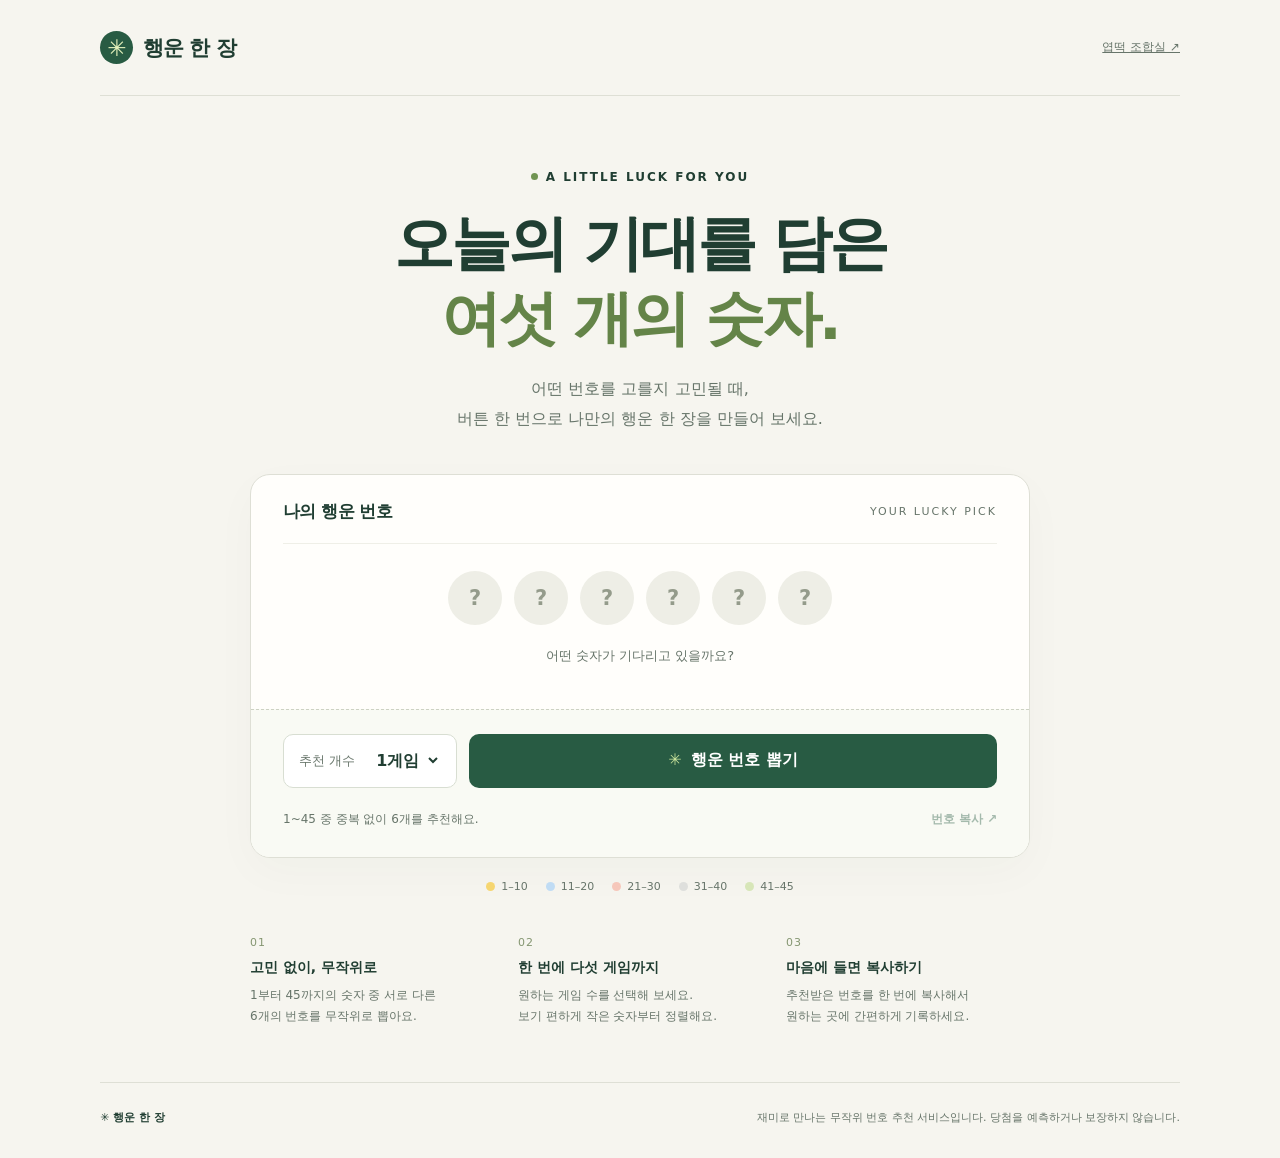
<file: index.html>
<!DOCTYPE html>
<html lang="ko">
<head>
  <meta charset="UTF-8">
  <meta name="viewport" content="width=device-width, initial-scale=1.0">
  <meta name="theme-color" content="#f6f5ef">
  <meta name="description" content="버튼 한 번으로 로또 6/45 번호를 무작위로 추천받으세요. 최대 5게임을 한 번에 만들고 복사할 수 있습니다.">
  <title>행운 한 장 — 로또 번호 추천</title>
  <style>
    :root { color-scheme: light; --ink: #203e32; --muted: #67756a; --paper: #f6f5ef; --line: #dedfd5; --green: #285b43; }
    * { box-sizing: border-box; }
    body { margin: 0; background: var(--paper); color: var(--ink); font-family: "맑은 고딕", "Malgun Gothic", system-ui, sans-serif; }
    button, select { font: inherit; }
    button, a, select { -webkit-tap-highlight-color: transparent; }
    button { cursor: pointer; }
    a { color: inherit; }
    :focus-visible { outline: 3px solid #c78122; outline-offset: 5px; }
    .wrap { width: min(1080px, calc(100% - 48px)); margin: auto; }
    header { height: 96px; display: flex; align-items: center; justify-content: space-between; border-bottom: 1px solid var(--line); }
    .brand { display: flex; align-items: center; gap: 10px; text-decoration: none; font-weight: 800; font-size: 21px; letter-spacing: -1px; }
    .brand-mark { display: grid; place-items: center; width: 33px; height: 33px; background: var(--green); color: #e4f2bb; border-radius: 50%; font-size: 23px; }
    .header-note { color: var(--muted); font-size: 12px; letter-spacing: 2px; }
    main { padding: 69px 0 54px; }
    .hero { text-align: center; }
    .eyebrow { display: inline-flex; gap: 8px; align-items: center; font-size: 12px; font-weight: 700; letter-spacing: 2px; }
    .dot { width: 7px; height: 7px; border-radius: 50%; background: #719452; }
    h1 { margin: 22px 0 18px; font-size: clamp(36px, 5.5vw, 60px); letter-spacing: -3px; line-height: 1.25; font-weight: 800; }
    h1 span { color: #648448; }
    .intro { margin: 0; color: var(--muted); font-size: 16px; line-height: 1.9; word-break: keep-all; }
    .generator { max-width: 780px; margin: 39px auto 0; border: 1px solid var(--line); border-radius: 20px; background: #fffefb; box-shadow: 0 14px 45px #203e3207; overflow: hidden; }
    .ticket-top { padding: 25px 32px 20px; display: flex; align-items: center; justify-content: space-between; gap: 12px; }
    .ticket-top h2 { font-size: 17px; margin: 0; letter-spacing: -.6px; }
    .ticket-label { font-size: 11px; letter-spacing: 2px; color: var(--muted); }
    .ticket-body { padding: 0 32px 25px; }
    .result-list { display: grid; gap: 12px; }
    .game { display: flex; align-items: center; justify-content: center; gap: 23px; padding: 20px 0; border-top: 1px solid #efefe7; }
    .game-label { font-size: 12px; color: var(--muted); white-space: nowrap; }
    .balls { display: flex; justify-content: center; gap: 12px; }
    .ball { width: 54px; height: 54px; border-radius: 50%; display: grid; place-items: center; font-size: 21px; font-weight: 800; font-variant-numeric: tabular-nums; box-shadow: inset 0 -3px 0 #0000000a; }
    .yellow { background: #f6d671; color: #664600; }
    .blue { background: #c0dcf4; color: #244d72; }
    .red { background: #f6c7ba; color: #813e32; }
    .gray { background: #dedfdc; color: #4f5850; }
    .green { background: #d7e6b8; color: #405d26; }
    .empty { padding: 27px 0 14px; border-top: 1px solid #efefe7; text-align: center; }
    .empty .ball { background: #eeeee6; color: #949b8b; box-shadow: none; }
    .empty p { color: var(--muted); font-size: 13px; margin: 22px 0 5px; }
    .ticket-controls { position: relative; padding: 24px 32px; border-top: 1px dashed #cdd2c3; background: #f9faf4; }
    .control-row { display: flex; gap: 12px; }
    .select-wrap { display: flex; align-items: center; gap: 12px; padding: 0 15px; background: white; border: 1px solid #d8ded2; border-radius: 10px; }
    .select-wrap label { font-size: 13px; color: var(--muted); white-space: nowrap; }
    select { border: 0; padding: 15px 5px; color: var(--ink); background: white; font-weight: 700; cursor: pointer; }
    .generate { flex: 1; min-height: 54px; border: 0; border-radius: 10px; background: var(--green); color: white; font-weight: 700; transition: background .15s, transform .15s; }
    .generate:hover { background: #1c4632; }
    .generate:active { transform: translateY(1px); }
    .generate span { margin-right: 9px; color: #c9e49b; }
    .result-footer { display: flex; align-items: center; justify-content: space-between; margin-top: 18px; min-height: 25px; gap: 12px; }
    .status { margin: 0; font-size: 12px; color: var(--muted); }
    .copy { border: 0; padding: 5px 0 5px 10px; color: var(--green); background: transparent; font-size: 12px; font-weight: 700; white-space: nowrap; }
    .copy:disabled { opacity: .4; cursor: default; }
    .legend { display: flex; justify-content: center; flex-wrap: wrap; gap: 18px; margin: 22px 0 0; padding: 0; list-style: none; }
    .legend li { display: flex; align-items: center; gap: 6px; color: var(--muted); font-size: 11px; }
    .swatch { width: 9px; height: 9px; border-radius: 50%; }
    .notes { max-width: 780px; display: grid; grid-template-columns: repeat(3, 1fr); gap: 24px; margin: 43px auto 0; }
    .note-number { display: block; color: #859671; font-size: 11px; letter-spacing: 1px; margin-bottom: 10px; }
    .notes h3 { font-size: 14px; margin: 0 0 8px; }
    .notes p { color: var(--muted); font-size: 12px; line-height: 1.8; margin: 0; word-break: keep-all; }
    footer { border-top: 1px solid var(--line); padding: 25px 0 30px; display: flex; justify-content: space-between; gap: 16px; color: var(--muted); font-size: 11px; line-height: 1.8; }
    footer p { margin: 0; }
    .footer-brand { font-weight: 700; color: var(--ink); white-space: nowrap; }
    @media (max-width: 600px) {
      .wrap { width: calc(100% - 32px); }
      header { height: 76px; }
      .header-note { font-size: 10px; letter-spacing: 1px; }
      main { padding: 44px 0 36px; }
      h1 { letter-spacing: -2px; }
      .intro { font-size: 14px; }
      .generator { margin-top: 28px; }
      .ticket-top { padding: 22px 18px 18px; }
      .ticket-body { padding: 0 14px 20px; }
      .ticket-controls { padding: 20px 18px; }
      .game { flex-direction: column; gap: 12px; padding: 16px 0; }
      .balls { gap: 8px; }
      .ball { width: clamp(32px, 10vw, 46px); height: clamp(32px, 10vw, 46px); font-size: 18px; }
      .control-row { flex-direction: column; }
      .select-wrap { justify-content: space-between; }
      .legend { gap: 12px; }
      .notes { gap: 22px; grid-template-columns: 1fr; margin-top: 32px; }
      .note-number { float: left; margin: 3px 14px 0 0; }
      .notes p { padding-left: 29px; }
      footer { flex-direction: column; gap: 7px; }
    }
  </style>
</head>
<body>
  <div class="wrap">
    <header>
      <a class="brand" href="./" aria-label="행운 한 장 홈"><span class="brand-mark" aria-hidden="true">✳</span>행운 한 장</a>
      <a class="header-note" href="yup-combo.html" style="letter-spacing: 0;">엽떡 조합실 ↗</a>
    </header>
    <main>
      <section class="hero" aria-labelledby="page-title">
        <div class="eyebrow"><span class="dot" aria-hidden="true"></span>A LITTLE LUCK FOR YOU</div>
        <h1 id="page-title">오늘의 기대를 담은<br><span>여섯 개의 숫자.</span></h1>
        <p class="intro">어떤 번호를 고를지 고민될 때,<br>버튼 한 번으로 나만의 행운 한 장을 만들어 보세요.</p>
      </section>
      <section class="generator" aria-labelledby="ticket-title">
        <div class="ticket-top"><h2 id="ticket-title">나의 행운 번호</h2><span class="ticket-label">YOUR LUCKY PICK</span></div>
        <div class="ticket-body">
          <div id="results" class="result-list">
            <div class="empty">
              <div class="balls" aria-hidden="true"><span class="ball">?</span><span class="ball">?</span><span class="ball">?</span><span class="ball">?</span><span class="ball">?</span><span class="ball">?</span></div>
              <p>어떤 숫자가 기다리고 있을까요?</p>
            </div>
          </div>
        </div>
        <div class="ticket-controls">
          <div class="control-row">
            <div class="select-wrap"><label for="game-count">추천 개수</label><select id="game-count"><option value="1">1게임</option><option value="2">2게임</option><option value="3">3게임</option><option value="4">4게임</option><option value="5">5게임</option></select></div>
            <button id="generate" class="generate" type="button"><span aria-hidden="true">✳</span><b id="generate-label">행운 번호 뽑기</b></button>
          </div>
          <div class="result-footer"><p id="status" class="status" role="status" aria-live="polite">1~45 중 중복 없이 6개를 추천해요.</p><button id="copy" class="copy" type="button" disabled>번호 복사 ↗</button></div>
        </div>
      </section>
      <ul class="legend" aria-label="번호 구간별 색상"><li><span class="swatch yellow"></span>1–10</li><li><span class="swatch blue"></span>11–20</li><li><span class="swatch red"></span>21–30</li><li><span class="swatch gray"></span>31–40</li><li><span class="swatch green"></span>41–45</li></ul>
      <section class="notes" aria-label="이용 안내">
        <div><span class="note-number">01</span><h3>고민 없이, 무작위로</h3><p>1부터 45까지의 숫자 중 서로 다른<br>6개의 번호를 무작위로 뽑아요.</p></div>
        <div><span class="note-number">02</span><h3>한 번에 다섯 게임까지</h3><p>원하는 게임 수를 선택해 보세요.<br>보기 편하게 작은 숫자부터 정렬해요.</p></div>
        <div><span class="note-number">03</span><h3>마음에 들면 복사하기</h3><p>추천받은 번호를 한 번에 복사해서<br>원하는 곳에 간편하게 기록하세요.</p></div>
      </section>
      <noscript><p>번호를 추천받으려면 브라우저에서 JavaScript를 활성화해 주세요.</p></noscript>
    </main>
    <footer><p class="footer-brand">✳ 행운 한 장</p><p>재미로 만나는 무작위 번호 추천 서비스입니다. 당첨을 예측하거나 보장하지 않습니다.</p></footer>
  </div>
  <script>
    const results = document.getElementById('results');
    const status = document.getElementById('status');
    const copyButton = document.getElementById('copy');
    let games = [];

    function randomInt(max) {
      const range = 0x100000000;
      const limit = range - (range % max);
      const buffer = new Uint32Array(1);
      do { crypto.getRandomValues(buffer); } while (buffer[0] >= limit);
      return buffer[0] % max;
    }

    function createGame() {
      const pool = Array.from({ length: 45 }, (_, index) => index + 1);
      for (let index = 0; index < 6; index++) {
        const pick = index + randomInt(pool.length - index);
        [pool[index], pool[pick]] = [pool[pick], pool[index]];
      }
      return pool.slice(0, 6).sort((a, b) => a - b);
    }

    function ballColor(number) {
      return ['yellow', 'blue', 'red', 'gray', 'green'][Math.floor((number - 1) / 10)];
    }

    document.getElementById('generate').addEventListener('click', () => {
      const count = Number(document.getElementById('game-count').value);
      games = Array.from({ length: count }, createGame);
      results.replaceChildren();
      games.forEach((numbers, index) => {
        const row = document.createElement('div');
        row.className = 'game';
        const label = document.createElement('span');
        label.className = 'game-label';
        label.textContent = `GAME ${String(index + 1).padStart(2, '0')}`;
        const balls = document.createElement('div');
        balls.className = 'balls';
        balls.setAttribute('role', 'group');
        balls.setAttribute('aria-label', `${index + 1}게임 번호`);
        numbers.forEach(number => {
          const ball = document.createElement('span');
          ball.className = `ball ${ballColor(number)}`;
          ball.textContent = number;
          balls.append(ball);
        });
        row.append(label, balls);
        results.append(row);
      });
      copyButton.disabled = false;
      document.getElementById('generate-label').textContent = '새로운 번호 뽑기';
      status.textContent = `${count}게임의 행운 번호가 준비됐어요.`;
    });

    copyButton.addEventListener('click', async () => {
      const text = games.map((numbers, index) => `${index + 1}게임: ${numbers.join(', ')}`).join('\n');
      try {
        await navigator.clipboard.writeText(text);
        status.textContent = '번호를 복사했어요. 원하는 곳에 붙여 넣으세요!';
      } catch {
        status.textContent = '자동 복사를 사용할 수 없어요. 번호를 선택해 복사해 주세요.';
        const selection = window.getSelection();
        const range = document.createRange();
        range.selectNodeContents(results);
        selection.removeAllRanges();
        selection.addRange(range);
      }
    });
  </script>
</body>
</html>
</file>
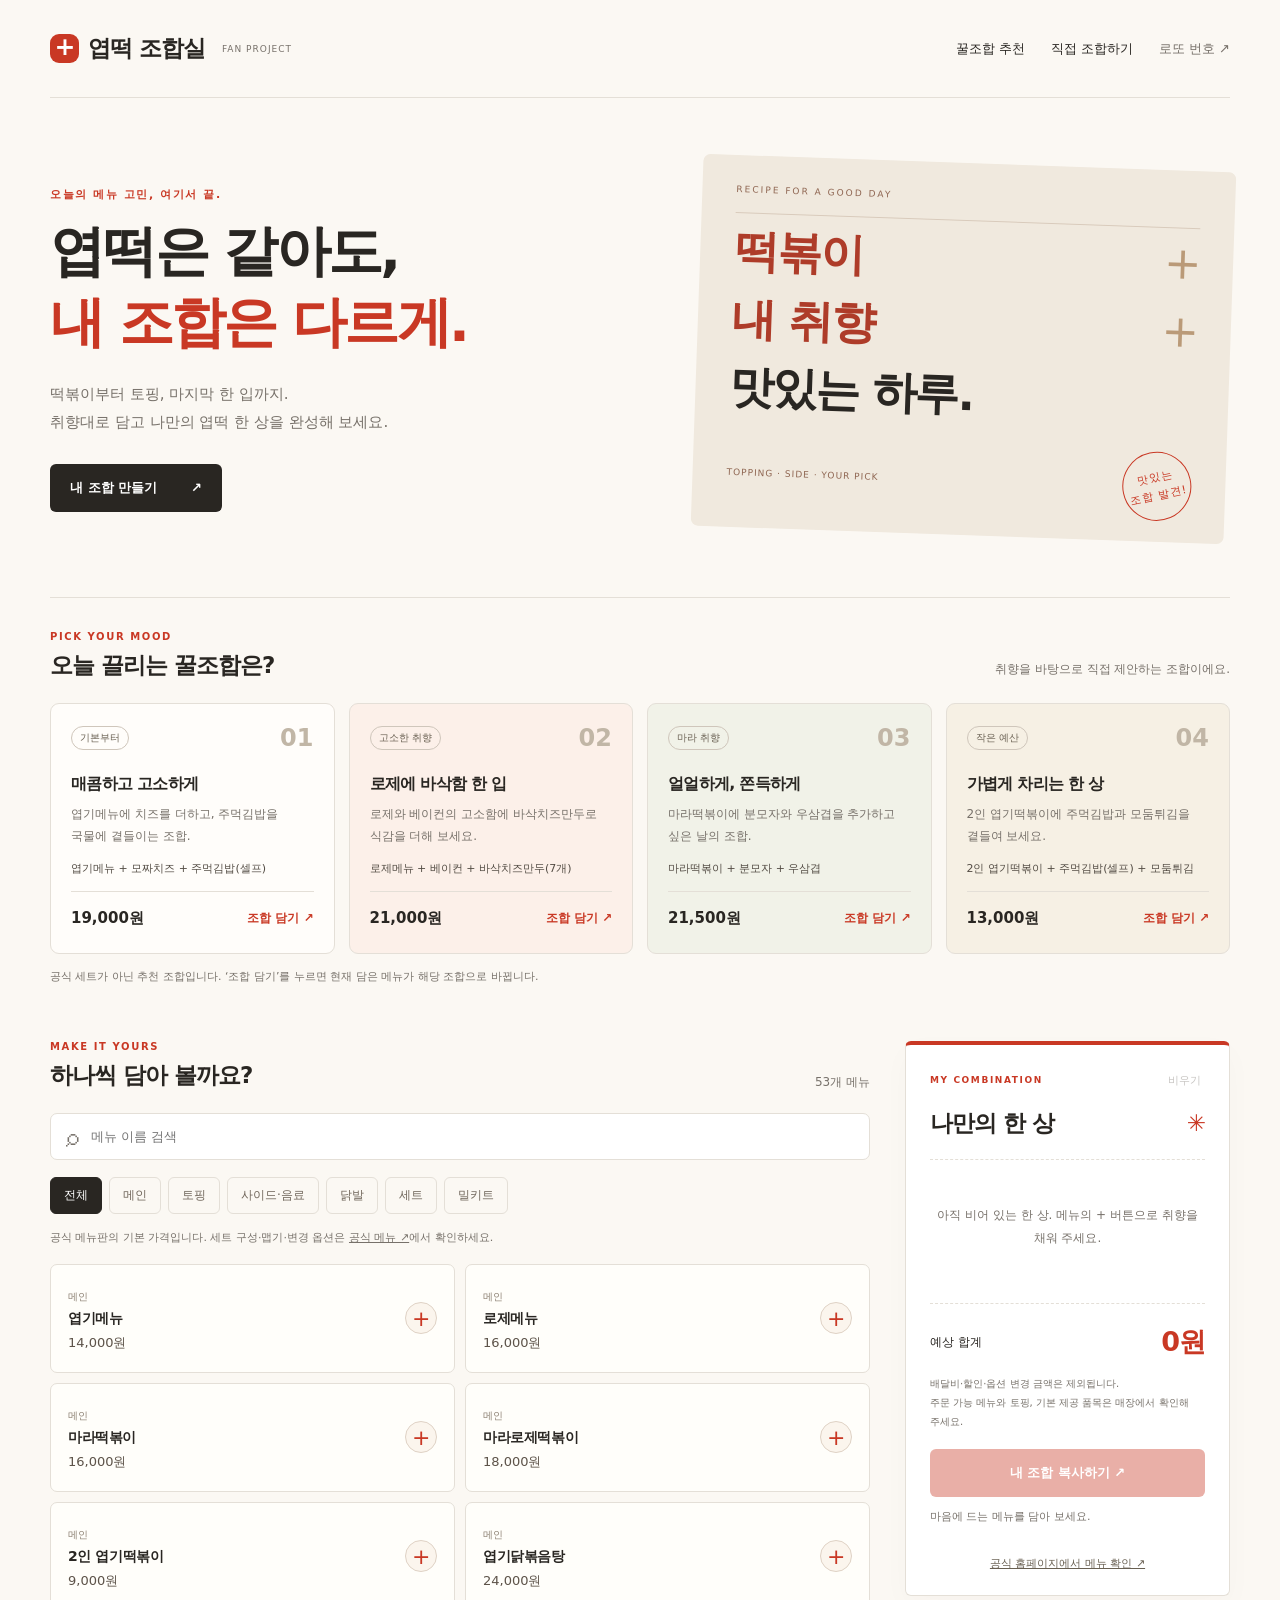
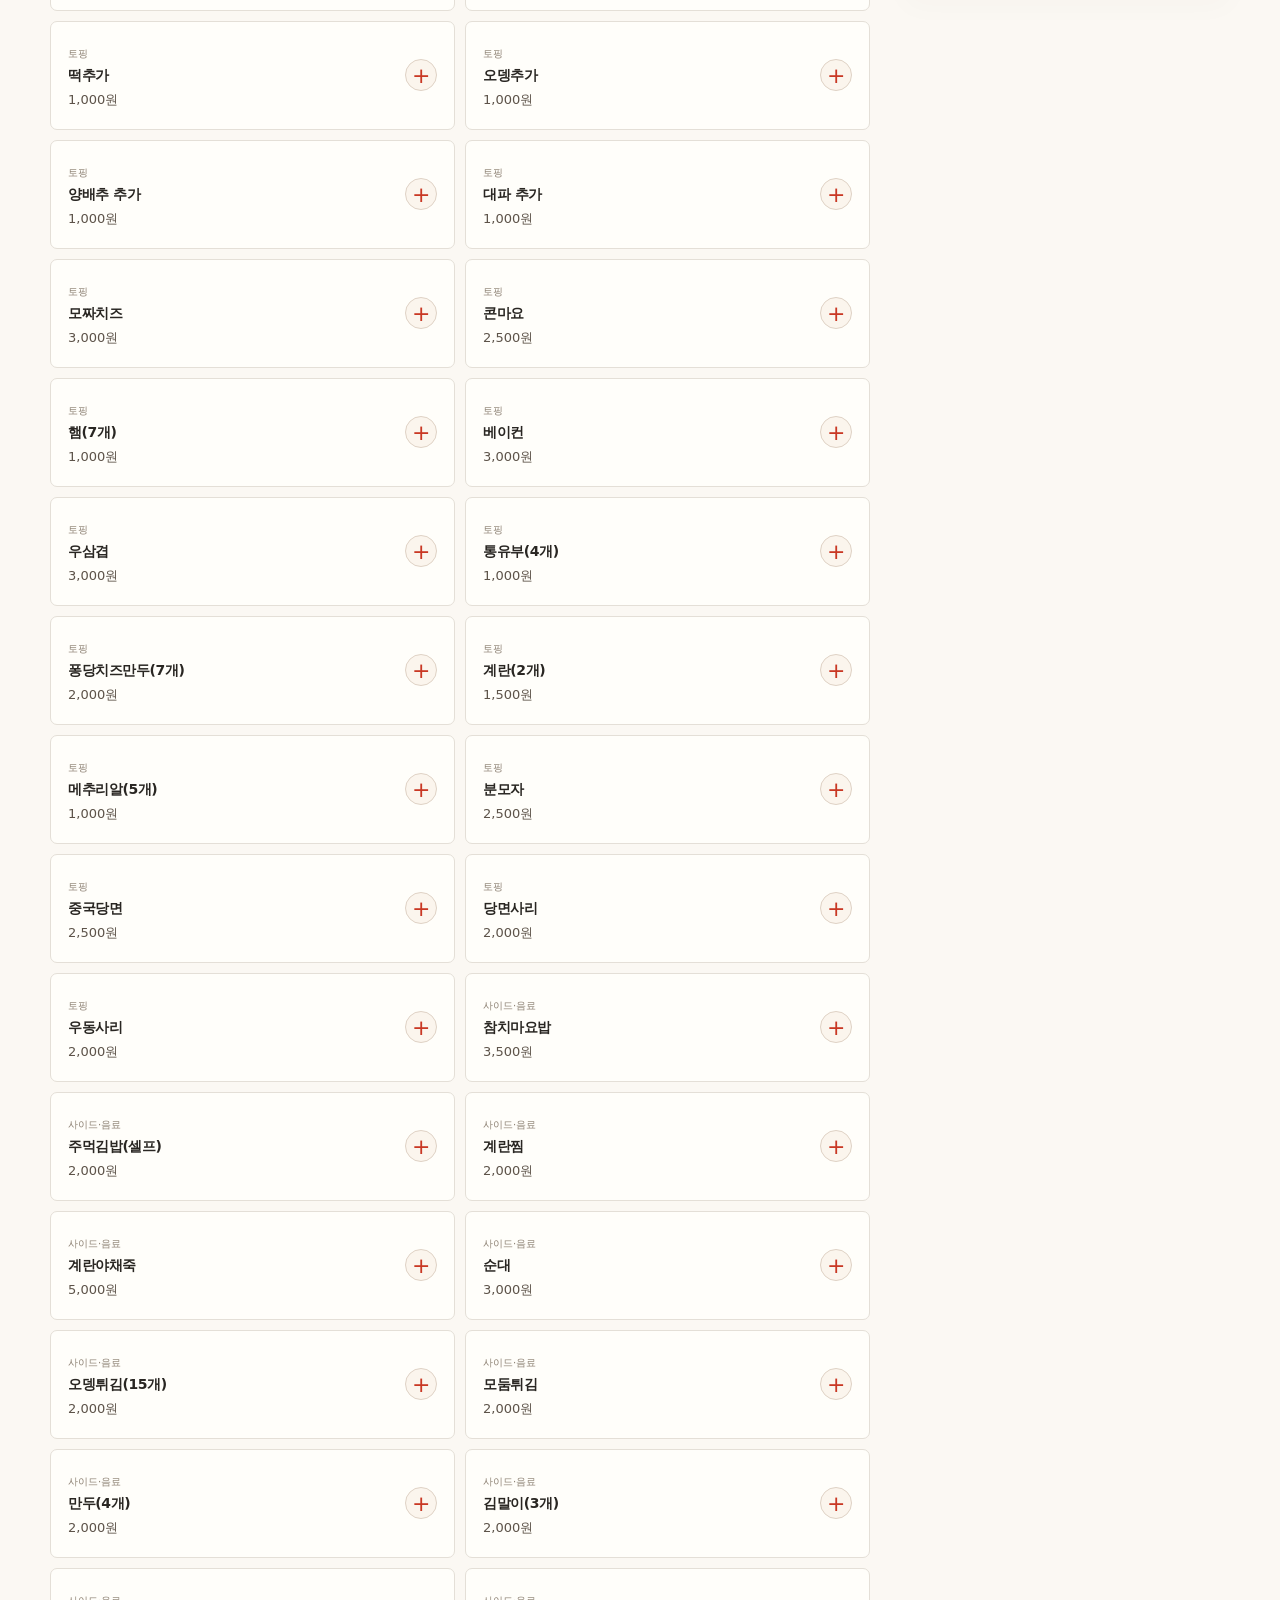
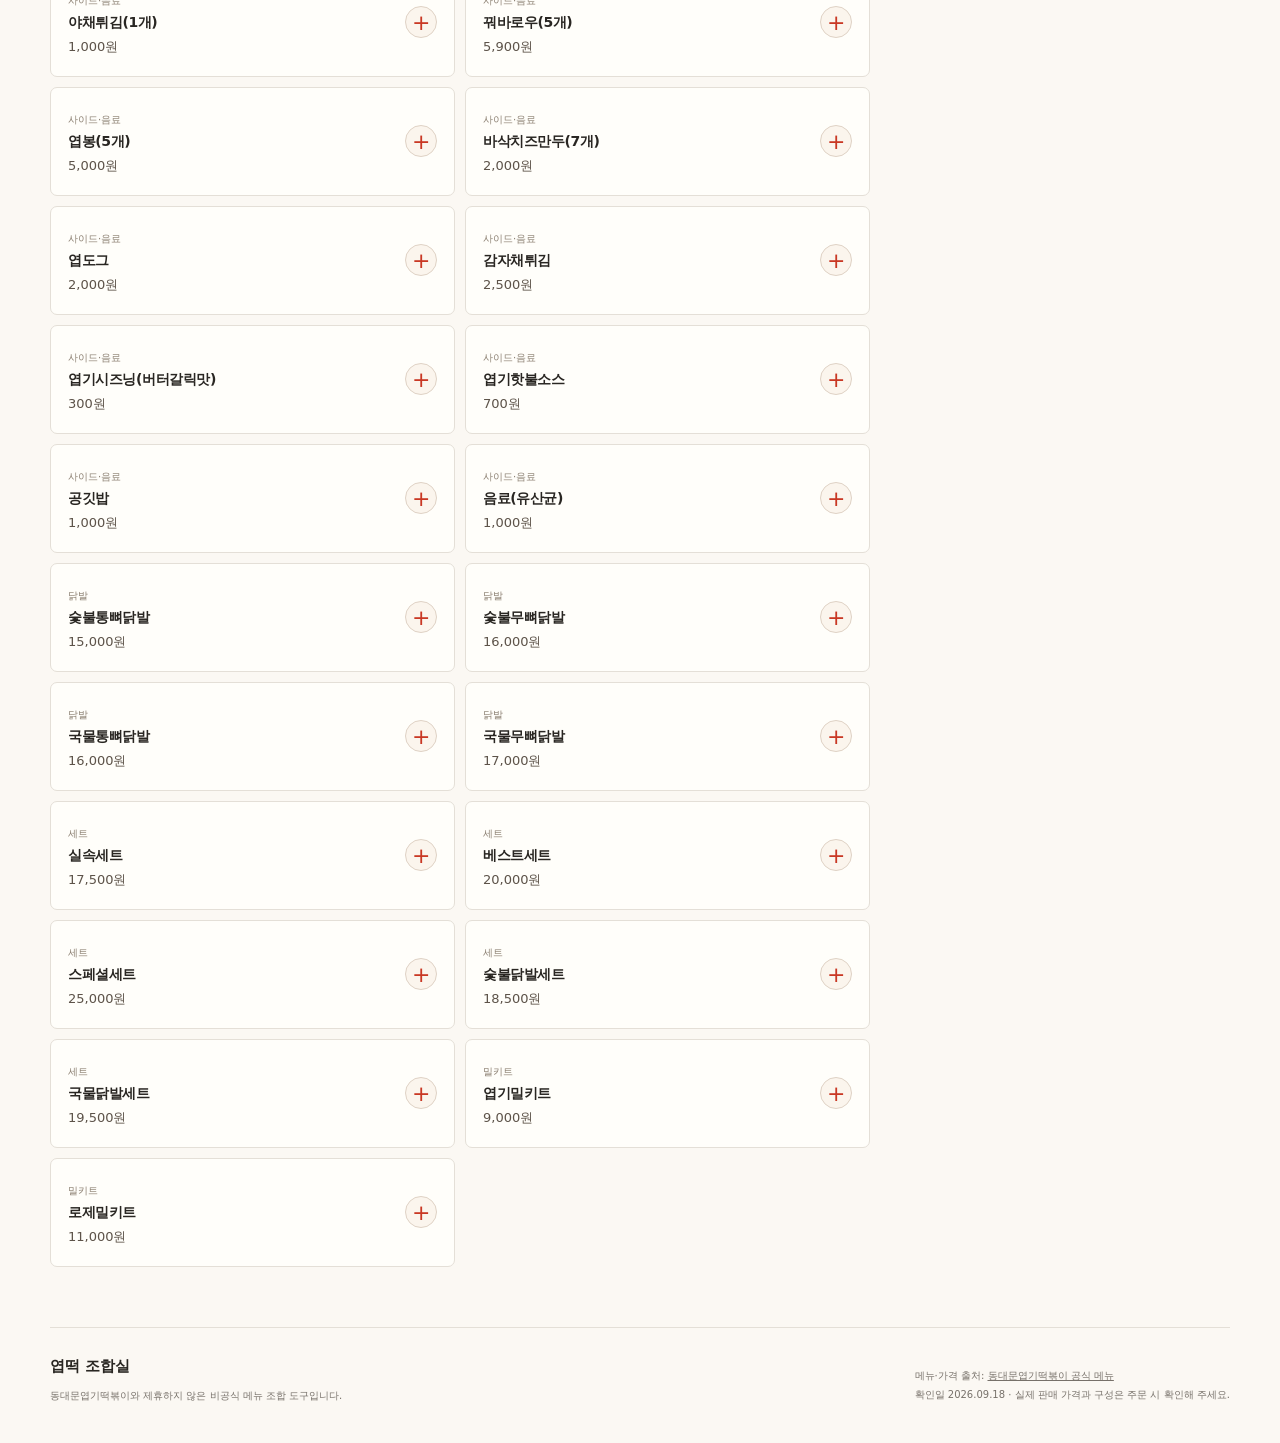
<file: yup-combo.html>
<!DOCTYPE html>
<html lang="ko">
<head>
  <meta charset="UTF-8">
  <meta name="viewport" content="width=device-width, initial-scale=1.0">
  <meta name="theme-color" content="#fbf8f3">
  <meta name="description" content="엽기떡볶이 메뉴를 둘러보고 나만의 토핑과 사이드 조합을 만들어 보세요. 취향별 조합 추천과 예상 금액 계산까지.">
  <title>엽떡 조합실 — 오늘은 이렇게 먹자</title>
  <link rel="stylesheet" href="yup-style.css">
  <script src="menu-data.js" defer></script>
  <script src="yup-app.js" defer></script>
</head>
<body>
  <a class="skip" href="#builder">메뉴 조합으로 바로가기</a>
  <div class="wrap">
    <header>
      <a class="brand" href="yup-combo.html"><span class="brand-icon" aria-hidden="true">+</span>엽떡 조합실<span class="small-label">FAN PROJECT</span></a>
      <nav aria-label="주요 메뉴"><a href="#recommendations">꿀조합 추천</a><a href="#builder">직접 조합하기</a><a href="index.html" class="lotto-link">로또 번호 ↗</a></nav>
    </header>
    <main>
      <section class="hero" aria-labelledby="title">
        <div><p class="eyebrow">오늘의 메뉴 고민, 여기서 끝.</p><h1 id="title">엽떡은 같아도,<br><span>내 조합은 다르게.</span></h1><p class="intro">떡볶이부터 토핑, 마지막 한 입까지.<br>취향대로 담고 나만의 엽떡 한 상을 완성해 보세요.</p><a class="hero-link" href="#builder">내 조합 만들기 <span aria-hidden="true">↗</span></a></div>
        <div class="recipe-art" aria-hidden="true"><div class="art-caption">RECIPE FOR A GOOD DAY</div><div class="recipe-word">떡볶이 <span>+</span></div><div class="recipe-word">내 취향 <span>+</span></div><div class="recipe-word final-word">맛있는 하루.</div><div class="art-bottom"><span>TOPPING · SIDE · YOUR PICK</span><span class="stamp">맛있는<br>조합 발견!</span></div></div>
      </section>
      <section id="recommendations" class="recommendations" aria-labelledby="recommend-title">
        <div class="section-heading"><div><p class="eyebrow">PICK YOUR MOOD</p><h2 id="recommend-title">오늘 끌리는 꿀조합은?</h2></div><p>취향을 바탕으로 직접 제안하는 조합이에요.</p></div>
        <div id="combo-list" class="combo-grid"></div>
        <p class="fine-print">공식 세트가 아닌 추천 조합입니다. ‘조합 담기’를 누르면 현재 담은 메뉴가 해당 조합으로 바뀝니다.</p>
      </section>
      <section id="builder" class="builder" aria-labelledby="builder-title">
        <div class="catalog">
          <div class="section-heading"><div><p class="eyebrow">MAKE IT YOURS</p><h2 id="builder-title">하나씩 담아 볼까요?</h2></div><span id="menu-count" class="count-label"></span></div>
          <label class="search-box"><span aria-hidden="true">⌕</span><input id="search" type="search" placeholder="메뉴 이름 검색" aria-label="메뉴 이름 검색" autocomplete="off"></label>
          <div id="filters" class="filters" role="group" aria-label="메뉴 종류">
            <button type="button" data-category="all" aria-pressed="true">전체</button><button type="button" data-category="main" aria-pressed="false">메인</button><button type="button" data-category="topping" aria-pressed="false">토핑</button><button type="button" data-category="side" aria-pressed="false">사이드·음료</button><button type="button" data-category="chicken" aria-pressed="false">닭발</button><button type="button" data-category="set" aria-pressed="false">세트</button><button type="button" data-category="kit" aria-pressed="false">밀키트</button>
          </div>
          <p class="catalog-note">공식 메뉴판의 기본 가격입니다. 세트 구성·맵기·변경 옵션은 <a href="https://www.yupdduk.com/sub/menu/yup-menu" target="_blank" rel="noopener noreferrer">공식 메뉴 ↗</a>에서 확인하세요.</p>
          <div id="menu-list" class="menu-grid"></div>
          <p id="no-results" class="empty-state" hidden>찾는 메뉴가 없어요. 다른 검색어나 메뉴 종류를 선택해 보세요.</p>
        </div>
        <aside class="basket" aria-labelledby="basket-title">
          <div class="basket-heading"><span class="eyebrow">MY COMBINATION</span><button id="reset" class="text-button" type="button" disabled>비우기</button></div>
          <h2 id="basket-title">나만의 한 상<span aria-hidden="true">✳</span></h2>
          <div id="basket-items"></div>
          <div class="total-row"><span>예상 합계</span><strong id="total" aria-live="polite" aria-atomic="true">0원</strong></div>
          <p class="basket-note">배달비·할인·옵션 변경 금액은 제외됩니다.<br>주문 가능 메뉴와 토핑, 기본 제공 품목은 매장에서 확인해 주세요.</p>
          <button id="copy" class="primary-button" type="button" disabled>내 조합 복사하기 ↗</button>
          <p id="status" role="status" class="status" aria-live="polite">마음에 드는 메뉴를 담아 보세요.</p>
          <div id="copy-fallback" hidden><label for="copy-text">아래 내용을 선택해 직접 복사하세요.</label><textarea id="copy-text" readonly rows="6"></textarea></div>
          <a class="official-link" href="https://www.yupdduk.com/" target="_blank" rel="noopener noreferrer">공식 홈페이지에서 메뉴 확인 ↗</a>
        </aside>
      </section>
      <noscript><p>메뉴 검색과 조합 기능을 이용하려면 JavaScript를 활성화해 주세요. <a href="https://www.yupdduk.com/sub/menu/yup-menu">공식 메뉴 보기</a></p></noscript>
    </main>
    <footer><div><strong>엽떡 조합실</strong><p>동대문엽기떡볶이와 제휴하지 않은 비공식 메뉴 조합 도구입니다.</p></div><p>메뉴·가격 출처: <a href="https://www.yupdduk.com/sub/menu/yup-menu" target="_blank" rel="noopener noreferrer">동대문엽기떡볶이 공식 메뉴</a><br>확인일 2026.09.18 · 실제 판매 가격과 구성은 주문 시 확인해 주세요.</p></footer>
  </div>
</body>
</html>
</file>
<file: yup-style.css>
:root { color-scheme: light; --paper: #fbf8f3; --ink: #292622; --red: #c93824; --line: #e4dfd7; --muted: #77716a; }
* { box-sizing: border-box; }
html { scroll-behavior: smooth; scroll-padding-top: 20px; }
body { margin: 0; background: var(--paper); color: var(--ink); font-family: "Malgun Gothic", "맑은 고딕", system-ui, sans-serif; }
button, input, textarea { font: inherit; }
button, a { -webkit-tap-highlight-color: transparent; }
button { cursor: pointer; }
button:disabled { opacity: .4; cursor: default; }
a { color: inherit; }
button, a, input, textarea { outline-offset: 4px; }
:focus-visible { outline: 3px solid #27706a; }
.wrap { width: min(1180px, calc(100% - 64px)); margin: auto; }
header { min-height: 98px; display: flex; align-items: center; justify-content: space-between; gap: 20px; border-bottom: 1px solid var(--line); }
.brand { display: flex; align-items: center; gap: 9px; text-decoration: none; font-size: 23px; font-weight: 900; letter-spacing: -1px; }
.brand-icon { width: 29px; height: 29px; border-radius: 9px; background: var(--red); color: white; text-align: center; font-size: 25px; line-height: 26px; }
.small-label { font-size: 9px; letter-spacing: 1px; font-weight: 500; color: var(--muted); margin-left: 8px; }
nav { display: flex; gap: 26px; font-size: 13px; }
nav a { text-decoration: none; }
nav a:hover, .text-button:hover { color: var(--red); }
.lotto-link { color: var(--muted); }
.hero { display: grid; grid-template-columns: 1.1fr 1fr; gap: 60px; align-items: center; padding: 65px 0 62px; }
.eyebrow { font-size: 11px; font-weight: 700; letter-spacing: 1.6px; color: var(--red); margin: 0 0 14px; }
h1 { font-size: clamp(36px, 4.3vw, 55px); line-height: 1.3; letter-spacing: -2.7px; margin: 0 0 21px; }
h1 span { color: var(--red); }
.intro { color: var(--muted); font-size: 15px; line-height: 1.9; margin: 0 0 27px; }
.hero-link { display: inline-flex; align-items: center; gap: 34px; background: var(--ink); color: white; padding: 15px 20px; border-radius: 6px; font-weight: 700; font-size: 13px; text-decoration: none; }
.recipe-art { padding: 29px 34px 21px; background: #f0e9de; border-radius: 7px; transform: rotate(2deg); position: relative; }
.art-caption { font-size: 9px; letter-spacing: 2px; color: #8f6652; padding-bottom: 18px; border-bottom: 1px solid #d9cbbc; }
.recipe-word { display: flex; justify-content: space-between; font-size: clamp(29px, 3.5vw, 45px); font-weight: 900; letter-spacing: -2px; color: #ae3c29; margin-top: 8px; }
.recipe-word span { color: #ba9a78; font-weight: 400; }
.final-word { color: var(--ink); }
.art-bottom { display: flex; justify-content: space-between; align-items: center; margin-top: 20px; font-size: 9px; letter-spacing: 1px; color: #8f6652; }
.stamp { flex-shrink: 0; display: grid; place-content: center; border: 1px solid var(--red); border-radius: 50%; width: 69px; height: 69px; text-align: center; font-size: 11px; color: var(--red); transform: rotate(-14deg); line-height: 1.6; }
.recommendations { border-top: 1px solid var(--line); padding-top: 33px; }
.section-heading { display: flex; align-items: end; justify-content: space-between; gap: 15px; margin-bottom: 22px; }
.section-heading .eyebrow { font-size: 10px; margin-bottom: 8px; }
h2 { font-size: 23px; letter-spacing: -1px; margin: 0; }
.section-heading > p { font-size: 12px; color: var(--muted); margin: 0 0 3px; }
.combo-grid { display: grid; grid-template-columns: repeat(4, 1fr); gap: 14px; }
.combo { display: flex; flex-direction: column; background: #fffdfa; border: 1px solid var(--line); border-radius: 9px; padding: 20px; }
.combo:nth-child(2) { background: #fcf0e9; }
.combo:nth-child(3) { background: #f1f2e8; }
.combo:nth-child(4) { background: #f6f0e4; }
.combo-top { display: flex; align-items: center; justify-content: space-between; margin-bottom: 22px; }
.tag { font-size: 10px; border: 1px solid #cfc6bb; border-radius: 20px; padding: 4px 8px; color: #696052; }
.combo-number { font-size: 24px; font-weight: 800; color: #c1b6a6; }
.combo h3 { margin: 0 0 9px; font-size: 16px; letter-spacing: -.7px; }
.combo p { margin: 0 0 12px; font-size: 12px; line-height: 1.8; color: var(--muted); word-break: keep-all; }
.combo .ingredients { font-size: 11px; color: #534c44; }
.combo-bottom { display: flex; align-items: center; justify-content: space-between; gap: 8px; margin-top: auto; padding-top: 12px; border-top: 1px solid var(--line); }
.combo-bottom strong { font-size: 15px; }
.combo-bottom button { border: none; color: var(--red); background: transparent; padding: 6px 0; font-size: 12px; font-weight: 700; }
.fine-print { margin: 13px 0 0; font-size: 11px; color: var(--muted); line-height: 1.8; }
.builder { display: grid; grid-template-columns: minmax(0, 1fr) 325px; gap: 35px; padding: 54px 0 60px; align-items: start; }
.count-label { color: var(--muted); font-size: 12px; white-space: nowrap; }
.search-box { display: flex; gap: 12px; align-items: center; background: white; border: 1px solid var(--line); border-radius: 7px; padding: 0 15px; }
.search-box > span { font-size: 25px; color: var(--muted); }
.search-box input { width: 100%; border: 0; background: transparent; color: var(--ink); padding: 15px 0; font-size: 13px; min-width: 0; }
.filters { display: flex; flex-wrap: wrap; gap: 7px; margin: 17px 0 14px; }
.filters button { border: 1px solid var(--line); border-radius: 6px; padding: 9px 13px; font-size: 12px; color: #71675c; background: transparent; }
.filters button[aria-pressed="true"] { color: white; background: var(--ink); border-color: var(--ink); }
.catalog-note { color: var(--muted); font-size: 11px; line-height: 1.8; margin: 0 0 16px; }
.menu-grid { display: grid; grid-template-columns: repeat(2, minmax(0, 1fr)); gap: 10px; }
.menu-card { display: flex; align-items: center; justify-content: space-between; gap: 10px; min-height: 109px; border: 1px solid var(--line); border-radius: 7px; background: #fffefa; padding: 17px; }
.menu-category { color: #8a7e70; font-size: 10px; }
.menu-card h3 { font-size: 14px; letter-spacing: -.4px; margin: 6px 0; overflow-wrap: anywhere; }
.menu-price { font-size: 13px; margin: 0; color: #5d5349; }
.add-button { width: 32px; height: 32px; border: 1px solid #dfd2c5; border-radius: 50%; color: var(--red); background: #fbf5ed; font-size: 22px; flex-shrink: 0; }
.add-button:hover { background: var(--red); color: white; border-color: var(--red); }
.basket { position: sticky; top: 22px; background: white; border: 1px solid var(--line); border-top: 4px solid var(--red); padding: 24px; border-radius: 6px; box-shadow: 0 10px 30px #41301d06; }
.basket-heading { display: flex; justify-content: space-between; align-items: center; margin-bottom: 16px; }
.basket-heading .eyebrow { margin: 0; font-size: 9px; }
.text-button { background: none; border: 0; font-size: 11px; color: var(--muted); padding: 4px; }
.basket h2 { display: flex; justify-content: space-between; align-items: center; padding-bottom: 20px; border-bottom: 1px dashed var(--line); }
.basket h2 span { color: var(--red); }
.empty-basket { padding: 32px 0; text-align: center; font-size: 12px; line-height: 1.9; color: var(--muted); }
.basket-item { display: flex; align-items: center; justify-content: space-between; gap: 12px; padding: 14px 0; border-bottom: 1px solid #f1ece6; }
.basket-item-name { margin: 0 0 5px; font-size: 12px; font-weight: 700; overflow-wrap: anywhere; }
.basket-item-price { margin: 0; color: var(--muted); font-size: 11px; }
.quantity { display: flex; align-items: center; gap: 8px; font-size: 12px; flex-shrink: 0; }
.quantity button { width: 27px; height: 27px; background: #f8f5f0; border: 1px solid var(--line); border-radius: 4px; color: var(--ink); }
#basket-items { max-height: 370px; overflow-y: auto; }
.total-row { display: flex; align-items: center; justify-content: space-between; border-top: 1px dashed var(--line); padding-top: 20px; margin-top: 10px; font-size: 12px; }
.total-row strong { font-size: 27px; color: var(--red); letter-spacing: -1px; }
.basket-note { font-size: 10px; line-height: 1.9; color: var(--muted); margin: 14px 0 18px; word-break: keep-all; }
.primary-button { width: 100%; background: var(--red); border: none; border-radius: 6px; color: white; padding: 15px; font-size: 13px; font-weight: 700; }
.primary-button:hover:not(:disabled) { background: #aa2b1c; }
.status { font-size: 11px; color: var(--muted); line-height: 1.7; min-height: 37px; margin: 11px 0; }
.official-link { display: block; text-align: center; font-size: 11px; color: #696052; }
#copy-fallback { font-size: 11px; margin-bottom: 15px; }
textarea { width: 100%; resize: vertical; border: 1px solid var(--line); border-radius: 5px; margin-top: 8px; padding: 8px; font-size: 12px; }
.empty-state { padding: 35px 15px; color: var(--muted); text-align: center; font-size: 13px; }
footer { display: flex; justify-content: space-between; gap: 24px; border-top: 1px solid var(--line); padding: 28px 0; }
footer strong { font-size: 15px; }
footer p { color: var(--muted); font-size: 10px; line-height: 1.9; }
.skip { position: fixed; top: -100px; left: 20px; z-index: 10; padding: 15px; background: var(--ink); color: white; }
.skip:focus { top: 10px; }
@media (max-width: 1000px) { .small-label { display: none; } .hero { gap: 35px; } .combo-grid { grid-template-columns: repeat(2, 1fr); } .builder { grid-template-columns: minmax(0, 1fr) 300px; gap: 22px; } .menu-grid { grid-template-columns: 1fr; } }
@media (max-width: 700px) { .wrap { width: calc(100% - 32px); } header { min-height: 82px; flex-wrap: wrap; padding: 18px 0; gap: 16px; } .brand { font-size: 21px; } nav { gap: 20px; font-size: 11px; } .hero { grid-template-columns: 1fr; padding: 36px 0; gap: 27px; } h1 { font-size: 38px; letter-spacing: -2px; } .recipe-art { transform: none; padding: 21px 25px; } .recipe-word { font-size: 32px; } .art-bottom { margin-top: 9px; } .stamp { width: 55px; height: 55px; font-size: 9px; } .section-heading { align-items: start; flex-wrap: wrap; } .section-heading > p { font-size: 11px; } .combo { padding: 15px; } .combo h3 { font-size: 14px; } .combo p { font-size: 11px; } .combo-top { margin-bottom: 15px; } .combo-bottom { align-items: start; flex-direction: column; gap: 6px; } .builder { grid-template-columns: 1fr; padding-top: 35px; } .basket { position: static; } .menu-grid { grid-template-columns: repeat(2, minmax(0, 1fr)); } .menu-card { padding: 12px; } .menu-card h3 { font-size: 12px; } .menu-price { font-size: 11px; } .add-button { width: 28px; height: 28px; } .filters button { padding: 8px 11px; } footer { flex-direction: column; gap: 4px; } }
@media (prefers-reduced-motion: reduce) { html { scroll-behavior: auto; } }
</file>
